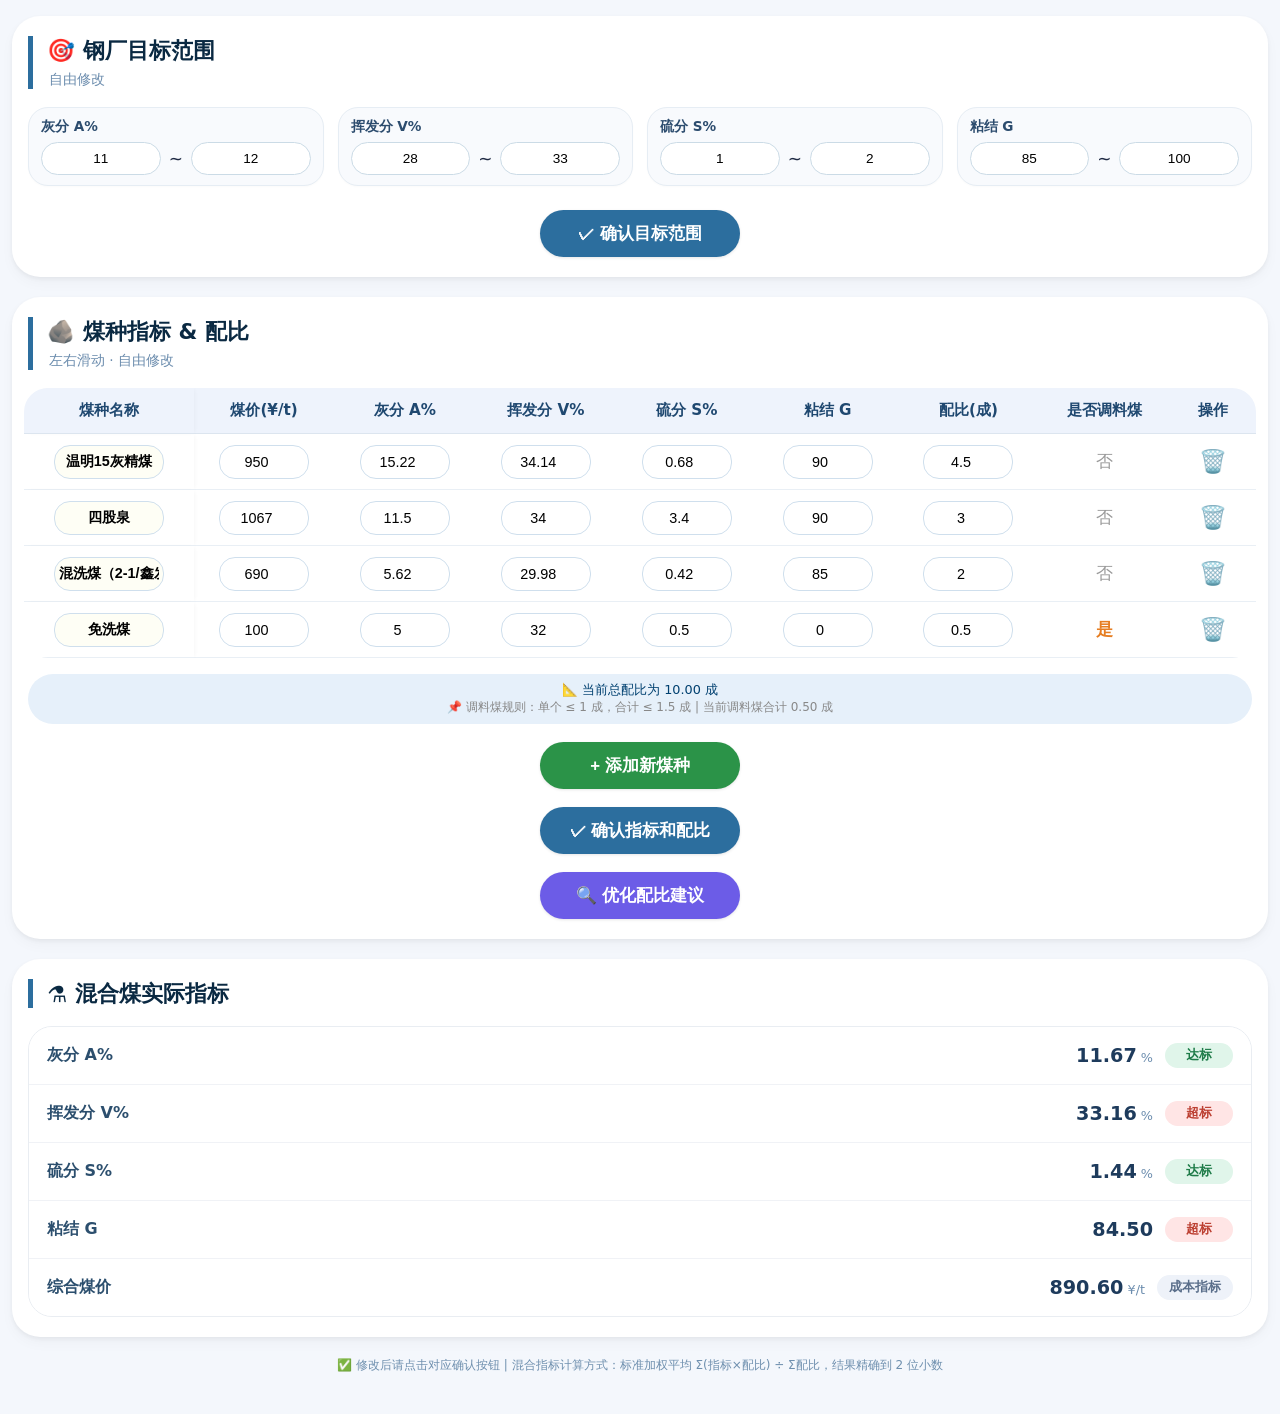
<file: index.html>
<!DOCTYPE html>
<html lang="zh-CN">
<head>
    <meta charset="UTF-8">
    <meta name="viewport" content="width=device-width, initial-scale=1.0, maximum-scale=1.0, user-scalable=yes, viewport-fit=cover">
    <title>配煤计算器</title>
    <link rel="stylesheet" href="css/style.css">
</head>
<body>
<div class="app">
    <div class="card">
        <div class="card-header">
            <div class="title-main">
                <span class="title-icon">🎯</span> 钢厂目标范围
            </div>
            <div class="title-sub">自由修改</div>
        </div>
        <div class="target-row" id="targetRangeContainer"></div>
        <div class="btn-center">
            <button class="btn-unified" id="applyTargetBtn">✓ 确认目标范围</button>
        </div>
    </div>

    <div class="card">
        <div class="card-header">
            <div class="title-main">
                <span class="title-icon">🪨</span> 煤种指标 & 配比
            </div>
            <div class="title-sub">左右滑动 · 自由修改</div>
        </div>
        <div class="table-wrapper">
            <table class="coal-table" id="coalTable">
                <thead>
                    <tr><th>煤种名称</th><th>煤价(¥/t)</th><th>灰分 A%</th><th>挥发分 V%</th><th>硫分 S%</th><th>粘结 G</th><th>配比(成)</th><th>是否调料煤</th><th>操作</th></tr>
                </thead>
                <tbody id="tableBody"></tbody>
            </table>
        </div>
        <div class="total-summary" id="totalRatioInfo">配比总和: 0.00 成 (仅供查看)</div>
        <div class="btn-center">
            <button class="btn-unified btn-green" id="addCoalBtn">+ 添加新煤种</button>
        </div>
        <div class="btn-center">
            <button class="btn-unified" id="confirmCoalBtn">✓ 确认指标和配比</button>
        </div>
        <div class="btn-center">
            <button class="btn-unified btn-optimize" id="optimizeBtn">🔍 优化配比建议</button>
        </div>
        <div id="optimizeResultContainer" style="display:none;"></div>
    </div>

    <div class="card">
        <div class="card-header">
            <div class="title-main">
                <span class="title-icon">⚗️</span> 混合煤实际指标
            </div>
        </div>
        <div class="metrics-list" id="metricsList"></div>
    </div>
    <div class="footer">✅ 修改后请点击对应确认按钮 | 混合指标计算方式：标准加权平均 Σ(指标×配比) ÷ Σ配比，结果精确到 2 位小数</div>
</div>

<script src="js/main.js"></script>
<script src="js/ui.js"></script>
<script src="js/validation.js"></script>
<script src="js/storage.js"></script>
<script src="js/optimizer.js"></script>
<script>init();</script>
</body>
</html>
</file>
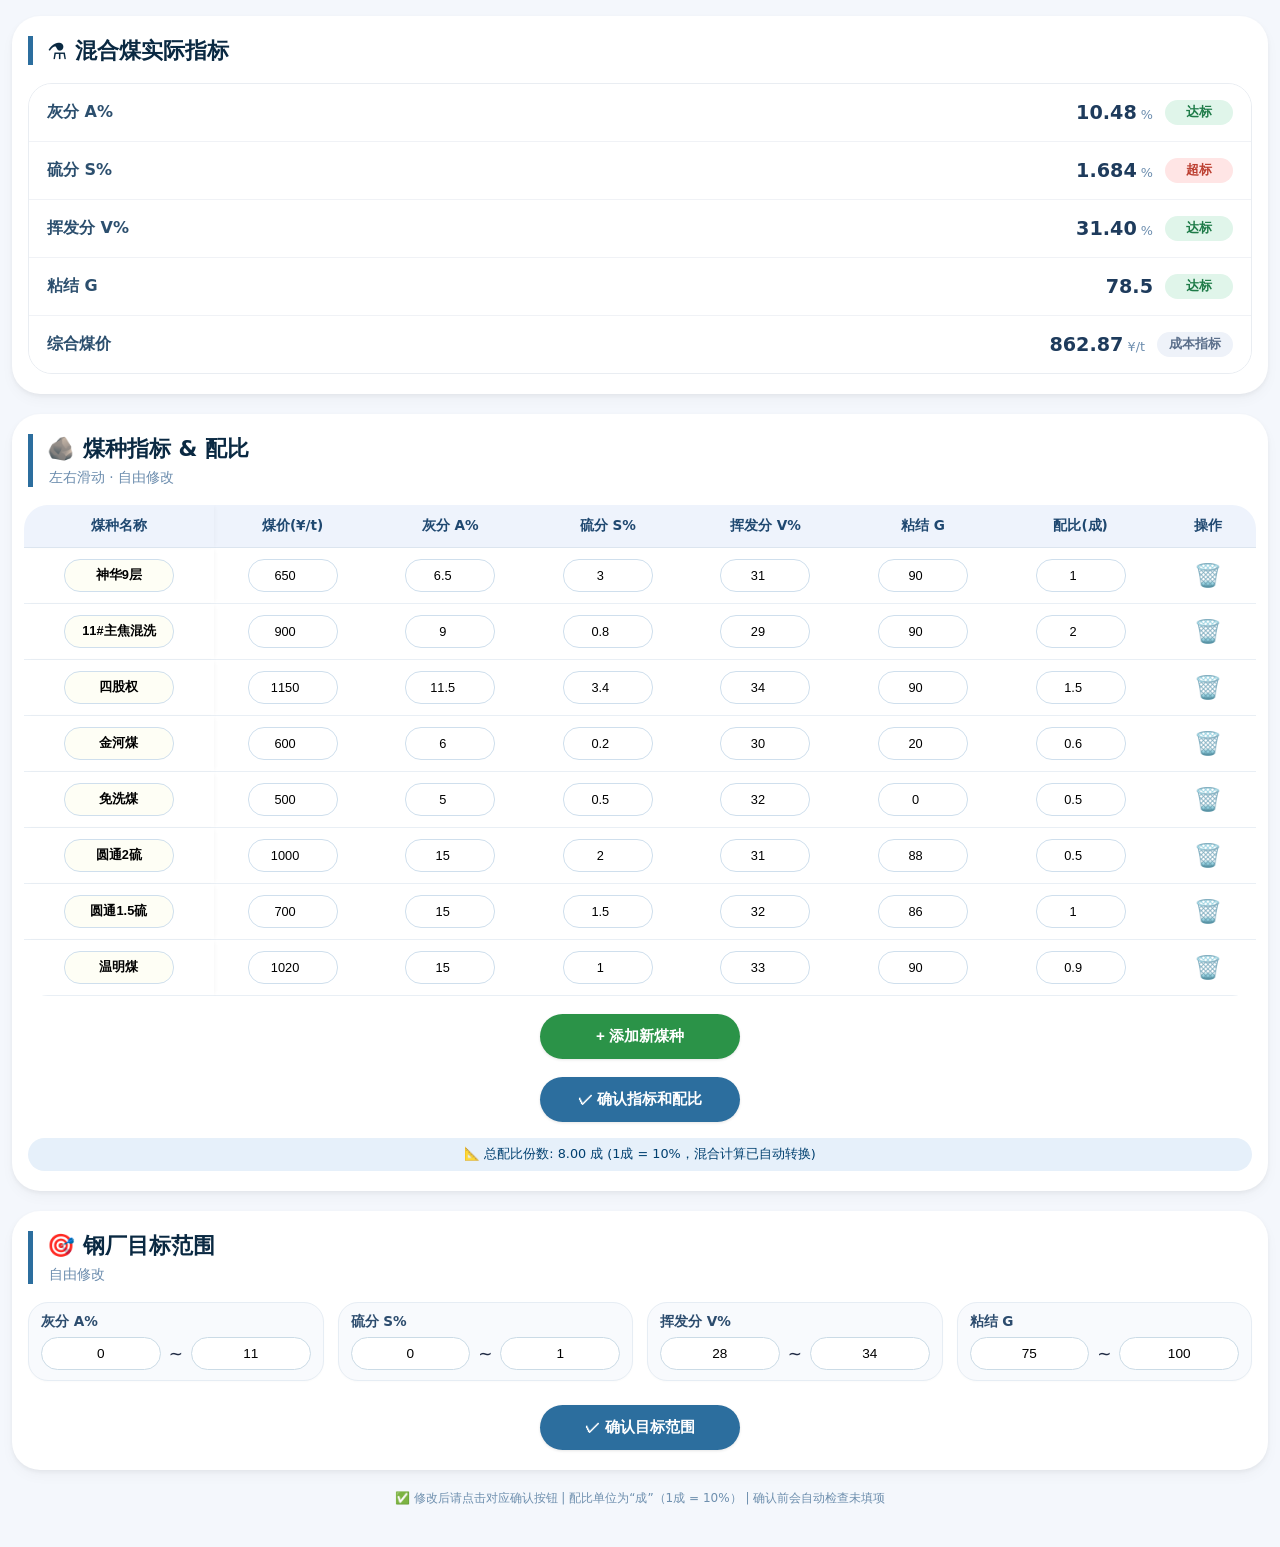
<file: coal-blending-calc_v1.10.html>
<!DOCTYPE html>
<html lang="zh-CN">
<head>
    <meta charset="UTF-8">
    <meta name="viewport" content="width=device-width, initial-scale=1.0, maximum-scale=1.0, user-scalable=yes, viewport-fit=cover">
    <title>智能配煤计算器 | 友好提示 · 字体增大</title>
    <style>
        * {
            box-sizing: border-box;
            -webkit-tap-highlight-color: transparent;
        }

        body {
            font-family: system-ui, 'Segoe UI', 'Roboto', 'Noto Sans', sans-serif;
            background: #f4f7fc;
            margin: 0;
            padding: 16px 12px 40px;
            color: #1f2a44;
            font-size: 17px;
        }

        .app {
            max-width: 100%;
            margin: 0 auto;
        }

        .card {
            background: white;
            border-radius: 28px;
            box-shadow: 0 6px 14px rgba(0, 0, 0, 0.03), 0 2px 4px rgba(0, 0, 0, 0.05);
            padding: 20px 16px;
            margin-bottom: 20px;
        }

        .card-header {
            margin-bottom: 18px;
            border-left: 5px solid #2c6e9e;
            padding-left: 14px;
        }
        .title-main {
            font-weight: 700;
            font-size: 1.35rem;
            display: flex;
            align-items: center;
            gap: 8px;
            color: #0a2942;
        }
        .title-sub {
            font-size: 0.85rem;
            font-weight: normal;
            color: #6c8dae;
            margin-top: 6px;
            margin-left: 2px;
        }
        .title-icon {
            font-size: 1.4rem;
        }

        .metrics-list {
            width: 100%;
            background: #ffffff;
            border-radius: 24px;
            overflow: hidden;
            margin-bottom: 0;
            border: 1px solid #e9edf2;
        }

        .metric-row {
            display: flex;
            justify-content: space-between;
            align-items: center;
            padding: 16px 18px;
            border-bottom: 1px solid #f0f2f6;
            background: #ffffff;
        }

        .metric-row:last-child {
            border-bottom: none;
        }

        .metric-name {
            font-size: 1rem;
            font-weight: 600;
            color: #2c4f6e;
            min-width: 90px;
        }

        .metric-value {
            font-size: 1.2rem;
            font-weight: 700;
            color: #1e3b5c;
            text-align: right;
            flex: 1;
            margin: 0 12px;
        }

        .metric-unit {
            font-size: 0.8rem;
            font-weight: normal;
            color: #6c8dae;
        }

        .status-badge {
            font-size: 0.8rem;
            font-weight: 600;
            padding: 4px 12px;
            border-radius: 40px;
            background: #f0f4f9;
            min-width: 68px;
            text-align: center;
        }

        .status-pass {
            background: #e0f5ea;
            color: #1e7b48;
        }

        .status-fail {
            background: #ffe5e5;
            color: #bc3f31;
        }

        .status-neutral {
            background: #eef2f9;
            color: #5a6e8a;
        }

        .target-row {
            display: flex;
            flex-wrap: wrap;
            gap: 14px;
            justify-content: space-between;
            margin-bottom: 24px;
        }

        .target-item {
            flex: 1;
            min-width: 120px;
            background: #f8fafd;
            border-radius: 20px;
            padding: 10px 12px;
            box-shadow: 0 1px 2px rgba(0,0,0,0.02);
            border: 1px solid #e6edf4;
        }

        .target-item label {
            font-size: 0.85rem;
            font-weight: 600;
            display: block;
            color: #2c4c6e;
            margin-bottom: 6px;
        }

        .range-input {
            display: flex;
            gap: 8px;
            align-items: center;
        }

        .range-input input {
            width: 45%;
            border: 1px solid #cbdbe6;
            border-radius: 20px;
            padding: 8px 8px;
            font-size: 0.85rem;
            text-align: center;
            background: white;
            -moz-appearance: textfield;
        }
        .range-input input::-webkit-outer-spin-button,
        .range-input input::-webkit-inner-spin-button {
            -webkit-appearance: none;
            margin: 0;
        }

        .btn-unified {
            border: none;
            padding: 12px 24px;
            border-radius: 60px;
            font-weight: 600;
            font-size: 0.95rem;
            cursor: pointer;
            transition: 0.2s;
            display: inline-block;
            text-align: center;
            box-shadow: 0 1px 3px rgba(0,0,0,0.1);
            background: #2c6e9e;
            color: white;
            min-width: 200px;
        }
        .btn-unified:active {
            transform: scale(0.97);
        }
        .btn-green {
            background: #2b9348;
        }
        .btn-green:active {
            background: #1e7a3b;
        }
        .btn-center {
            text-align: center;
            margin-top: 18px;
        }

        .table-wrapper {
            overflow-x: auto;
            margin: 0 -4px;
            border-radius: 24px;
        }

        .coal-table {
            min-width: 860px;
            width: 100%;
            border-collapse: separate;
            border-spacing: 0;
            font-size: 0.85rem;
            background: white;
        }

        .coal-table th {
            background: #eef3fc;
            padding: 12px 8px;
            font-weight: 700;
            color: #1f4870;
            text-align: center;
            border-bottom: 1.5px solid #dce5ef;
            white-space: nowrap;
            font-size: 0.85rem;
        }

        .coal-table td {
            padding: 10px 4px;
            text-align: center;
            border-bottom: 1px solid #e9eff5;
            vertical-align: middle;
            background-color: white;
        }

        .coal-table th:first-child,
        .coal-table td:first-child {
            position: sticky;
            left: 0;
            background-color: white;
            z-index: 10;
            box-shadow: 2px 0 5px -2px rgba(0, 0, 0, 0.05);
        }
        .coal-table th:first-child {
            background-color: #eef3fc;
            z-index: 11;
        }

        .coal-table input, .coal-table .name-input {
            width: 90px;
            padding: 8px 4px;
            text-align: center;
            border: 1px solid #cfdfed;
            border-radius: 16px;
            font-size: 0.8rem;
            font-weight: 500;
            background: #ffffff;
        }

        .coal-table .name-input {
            width: 110px;
            font-weight: 600;
            background: #fefef5;
        }

        .coal-table input:focus {
            outline: none;
            border-color: #3b82f6;
            box-shadow: 0 0 0 2px rgba(59,130,246,0.2);
        }

        .delete-btn {
            background: none;
            border: none;
            font-size: 1.4rem;
            cursor: pointer;
            color: #e16a5c;
            padding: 4px 12px;
            border-radius: 40px;
            font-weight: bold;
        }
        .delete-btn:active { background: #fff0ee; }

        .total-summary {
            margin-top: 16px;
            background: #e6f0fa;
            padding: 8px 12px;
            border-radius: 50px;
            font-size: 0.8rem;
            font-weight: 500;
            text-align: center;
            color: #004070;
        }

        .footer {
            text-align: center;
            font-size: 0.75rem;
            color: #6e8fae;
            margin-top: 16px;
        }

        @media (max-width: 560px) {
            .metric-row { padding: 12px 12px; }
            .metric-name { font-size: 0.9rem; min-width: 75px; }
            .metric-value { font-size: 1rem; }
            .coal-table input, .coal-table .name-input { width: 75px; font-size: 0.75rem; padding: 6px 2px; }
            .btn-unified { padding: 10px 16px; font-size: 0.85rem; min-width: 160px; }
        }
    </style>
</head>
<body>
<div class="app">
    <!-- 模块1：混合煤实际指标 -->
    <div class="card">
        <div class="card-header">
            <div class="title-main">
                <span class="title-icon">⚗️</span> 混合煤实际指标
            </div>
        </div>
        <div class="metrics-list" id="metricsList"></div>
    </div>

    <!-- 模块2：煤种指标 & 配比 -->
    <div class="card">
        <div class="card-header">
            <div class="title-main">
                <span class="title-icon">🪨</span> 煤种指标 & 配比
            </div>
            <div class="title-sub">左右滑动 · 自由修改</div>
        </div>
        <div class="table-wrapper">
            <table class="coal-table" id="coalTable">
                <thead>
                    <tr><th>煤种名称</th><th>煤价(¥/t)</th><th>灰分 A%</th><th>硫分 S%</th><th>挥发分 V%</th><th>粘结 G</th><th>配比(成)</th><th>操作</th></tr>
                </thead>
                <tbody id="tableBody"></tbody>
            </table>
        </div>
        <div class="btn-center">
            <button class="btn-unified btn-green" id="addCoalBtn">+ 添加新煤种</button>
        </div>
        <div class="btn-center">
            <button class="btn-unified" id="confirmCoalBtn">✓ 确认指标和配比</button>
        </div>
        <div class="total-summary" id="totalRatioInfo">总配比份数: 0.00 成</div>
    </div>

    <!-- 模块3：钢厂目标范围 -->
    <div class="card">
        <div class="card-header">
            <div class="title-main">
                <span class="title-icon">🎯</span> 钢厂目标范围
            </div>
            <div class="title-sub">自由修改</div>
        </div>
        <div class="target-row" id="targetRangeContainer"></div>
        <div class="btn-center">
            <button class="btn-unified" id="applyTargetBtn">✓ 确认目标范围</button>
        </div>
    </div>
    <div class="footer">✅ 修改后请点击对应确认按钮 | 配比单位为“成”（1成 = 10%） | 确认前会自动检查未填项</div>
</div>

<script>
    // ---------- 默认煤种数据（配比单位：成）----------
    const DEFAULT_COALS = [
        { name: "神华9层", price: 650, ash: 6.5, sulfur: 3.0, volatile: 31, glue: 90, ratio: 1.0 },
        { name: "11#主焦混洗", price: 900, ash: 9.0, sulfur: 0.8, volatile: 29, glue: 90, ratio: 2.0 },
        { name: "四股权", price: 1150, ash: 11.5, sulfur: 3.4, volatile: 34, glue: 90, ratio: 1.5 },
        { name: "金河煤", price: 600, ash: 6.0, sulfur: 0.2, volatile: 30, glue: 20, ratio: 0.6 },
        { name: "免洗煤", price: 500, ash: 5.0, sulfur: 0.5, volatile: 32, glue: 0, ratio: 0.5 },
        { name: "圆通2硫", price: 1000, ash: 15.0, sulfur: 2.0, volatile: 31, glue: 88, ratio: 0.5 },
        { name: "圆通1.5硫", price: 700, ash: 15.0, sulfur: 1.5, volatile: 32, glue: 86, ratio: 1.0 },
        { name: "温明煤", price: 1020, ash: 15.0, sulfur: 1.0, volatile: 33, glue: 90, ratio: 0.9 }
    ];

    let coals = [];

    let targetBounds = {
        ash: { min: 0, max: 11.0 },
        sulfur: { min: 0, max: 1.0 },
        volatile: { min: 28, max: 34 },
        glue: { min: 75, max: 100 }
    };

    function getDefaultCoals() {
        return DEFAULT_COALS.map(c => ({ ...c, ratio: c.ratio }));
    }

    function initCoals() {
        coals = getDefaultCoals();
    }

    function createNumberInput(initialVal, minVal, maxVal, step, onUpdate) {
        const input = document.createElement('input');
        input.type = 'number';
        input.value = initialVal;
        input.step = step;
        if (minVal !== undefined) input.min = minVal;
        if (maxVal !== undefined) input.max = maxVal;
        input.addEventListener('change', function(e) {
            let newVal = parseFloat(e.target.value);
            if (isNaN(newVal)) newVal = 0;
            if (newVal < minVal) newVal = minVal;
            if (newVal > maxVal) newVal = maxVal;
            onUpdate(newVal);
        });
        return input;
    }

    function renderTable() {
        const tbody = document.getElementById('tableBody');
        tbody.innerHTML = '';
        coals.forEach((coal, idx) => {
            const row = tbody.insertRow();
            const nameCell = row.insertCell(0);
            const nameInput = document.createElement('input');
            nameInput.type = 'text';
            nameInput.value = coal.name;
            nameInput.className = 'name-input';
            nameInput.addEventListener('change', (e) => { coals[idx].name = e.target.value; });
            nameCell.appendChild(nameInput);

            const priceCell = row.insertCell(1);
            const priceInput = createNumberInput(coal.price, 0, 9999, 0.1, (val) => { coals[idx].price = val; });
            priceCell.appendChild(priceInput);

            const ashCell = row.insertCell(2);
            const ashInput = createNumberInput(coal.ash, 0, 60, 0.1, (val) => { coals[idx].ash = val; });
            ashCell.appendChild(ashInput);

            const sulfurCell = row.insertCell(3);
            const sulfurInput = createNumberInput(coal.sulfur, 0, 10, 0.01, (val) => { coals[idx].sulfur = val; });
            sulfurCell.appendChild(sulfurInput);

            const volCell = row.insertCell(4);
            const volInput = createNumberInput(coal.volatile, 0, 60, 0.1, (val) => { coals[idx].volatile = val; });
            volCell.appendChild(volInput);

            const glueCell = row.insertCell(5);
            const glueInput = createNumberInput(coal.glue, 0, 120, 1, (val) => { coals[idx].glue = val; });
            glueCell.appendChild(glueInput);

            const ratioCell = row.insertCell(6);
            const ratioInput = createNumberInput(coal.ratio, 0, 999, 0.1, (val) => { coals[idx].ratio = val; });
            ratioCell.appendChild(ratioInput);

            const delCell = row.insertCell(7);
            const delBtn = document.createElement('button');
            delBtn.textContent = '🗑️';
            delBtn.className = 'delete-btn';
            delBtn.addEventListener('click', () => {
                if (coals.length === 1) { alert("至少保留一个煤种"); return; }
                coals.splice(idx, 1);
                renderTable();
                refreshAndNotify('已删除煤种，计算已更新', false);
            });
            delCell.appendChild(delBtn);
        });
        updateTotalRatioDisplay();
    }

    function updateTotalRatioDisplay() {
        let total = coals.reduce((sum, c) => sum + (c.ratio > 0 ? c.ratio : 0), 0);
        document.getElementById('totalRatioInfo').innerHTML = `📐 总配比份数: ${total.toFixed(2)} 成  (1成 = 10%，混合计算已自动转换)`;
    }

    function calculateWeightedAverage() {
        let totalWeight = 0;
        let sumAsh = 0, sumSulfur = 0, sumVolatile = 0, sumGlue = 0, sumPrice = 0;
        for (let c of coals) {
            let ratioCheng = c.ratio > 0 ? c.ratio : 0;
            if (ratioCheng === 0) continue;
            let weight = ratioCheng * 0.1;
            totalWeight += weight;
            sumAsh += c.ash * weight;
            sumSulfur += c.sulfur * weight;
            sumVolatile += c.volatile * weight;
            sumGlue += c.glue * weight;
            sumPrice += c.price * weight;
        }
        if (totalWeight === 0) {
            return { ash: 0, sulfur: 0, volatile: 0, glue: 0, price: 0, totalWeight: 0 };
        }
        return {
            ash: sumAsh / totalWeight,
            sulfur: sumSulfur / totalWeight,
            volatile: sumVolatile / totalWeight,
            glue: sumGlue / totalWeight,
            price: sumPrice / totalWeight,
            totalWeight: totalWeight
        };
    }

    function checkStatus(value, type) {
        let bounds = targetBounds[type];
        if (!bounds) return false;
        return value >= bounds.min && value <= bounds.max;
    }

    function updateResultUI(avg) {
        const container = document.getElementById('metricsList');
        if (!container) return;
        const items = [
            { label: '灰分 A%', key: 'ash', unit: '%', precision: 2, type: 'ash' },
            { label: '硫分 S%', key: 'sulfur', unit: '%', precision: 3, type: 'sulfur' },
            { label: '挥发分 V%', key: 'volatile', unit: '%', precision: 2, type: 'volatile' },
            { label: '粘结 G', key: 'glue', unit: '', precision: 1, type: 'glue' },
            { label: '综合煤价', key: 'price', unit: '¥/t', precision: 2, type: null }
        ];
        container.innerHTML = '';
        items.forEach(item => {
            let rawVal = avg[item.key];
            let displayVal = rawVal.toFixed(item.precision);
            let valueHtml = `${displayVal}<span class="metric-unit"> ${item.unit}</span>`;
            let statusHtml = '';
            if (item.type) {
                const isPass = checkStatus(rawVal, item.type);
                const statusText = isPass ? '达标' : '超标';
                const statusClass = isPass ? 'status-pass' : 'status-fail';
                statusHtml = `<div class="status-badge ${statusClass}">${statusText}</div>`;
            } else {
                statusHtml = `<div class="status-badge status-neutral">成本指标</div>`;
            }
            const rowDiv = document.createElement('div');
            rowDiv.className = 'metric-row';
            rowDiv.innerHTML = `
                <div class="metric-name">${item.label}</div>
                <div class="metric-value">${valueHtml}</div>
                ${statusHtml}
            `;
            container.appendChild(rowDiv);
        });
    }

    function fetchTargetBoundsFromInputs() {
        const ashMin = document.getElementById('target_ash_min')?.value;
        const ashMax = document.getElementById('target_ash_max')?.value;
        const sulfurMin = document.getElementById('target_sulfur_min')?.value;
        const sulfurMax = document.getElementById('target_sulfur_max')?.value;
        const volMin = document.getElementById('target_volatile_min')?.value;
        const volMax = document.getElementById('target_volatile_max')?.value;
        const glueMin = document.getElementById('target_glue_min')?.value;
        const glueMax = document.getElementById('target_glue_max')?.value;
        
        if (ashMin !== undefined) targetBounds.ash.min = parseFloat(ashMin) || 0;
        if (ashMax !== undefined) targetBounds.ash.max = parseFloat(ashMax) || 20;
        if (sulfurMin !== undefined) targetBounds.sulfur.min = parseFloat(sulfurMin) || 0;
        if (sulfurMax !== undefined) targetBounds.sulfur.max = parseFloat(sulfurMax) || 5;
        if (volMin !== undefined) targetBounds.volatile.min = parseFloat(volMin) || 0;
        if (volMax !== undefined) targetBounds.volatile.max = parseFloat(volMax) || 50;
        if (glueMin !== undefined) targetBounds.glue.min = parseFloat(glueMin) || 0;
        if (glueMax !== undefined) targetBounds.glue.max = parseFloat(glueMax) || 120;
    }

    function refreshAndNotify(message, skipConfirm = false) {
        fetchTargetBoundsFromInputs();
        const avg = calculateWeightedAverage();
        updateResultUI(avg);
        updateTotalRatioDisplay();
        if (!skipConfirm) alert(message);
    }

    // ---------- 友好提示：煤种表格缺失检查 ----------
    function checkCoalTableCompleteness() {
        const missing = [];
        const rows = document.querySelectorAll('#tableBody tr');
        for (let i = 0; i < rows.length; i++) {
            const row = rows[i];
            const nameInput = row.cells[0]?.querySelector('input');
            const coalName = nameInput ? nameInput.value.trim() : `第${i+1}行`;
            if (!nameInput || nameInput.value.trim() === "") {
                missing.push(`${coalName}的煤种名称`);
                continue; // 名称缺失时不再检查该行其他字段，避免重复提示
            }
            const priceInput = row.cells[1]?.querySelector('input');
            const ashInput = row.cells[2]?.querySelector('input');
            const sulfurInput = row.cells[3]?.querySelector('input');
            const volatileInput = row.cells[4]?.querySelector('input');
            const glueInput = row.cells[5]?.querySelector('input');
            const ratioInput = row.cells[6]?.querySelector('input');
            
            if (!priceInput || priceInput.value === "" || isNaN(parseFloat(priceInput.value))) missing.push(`${coalName}的煤价`);
            if (!ashInput || ashInput.value === "" || isNaN(parseFloat(ashInput.value))) missing.push(`${coalName}的灰分`);
            if (!sulfurInput || sulfurInput.value === "" || isNaN(parseFloat(sulfurInput.value))) missing.push(`${coalName}的硫分`);
            if (!volatileInput || volatileInput.value === "" || isNaN(parseFloat(volatileInput.value))) missing.push(`${coalName}的挥发分`);
            if (!glueInput || glueInput.value === "" || isNaN(parseFloat(glueInput.value))) missing.push(`${coalName}的粘结`);
            if (!ratioInput || ratioInput.value === "" || isNaN(parseFloat(ratioInput.value))) missing.push(`${coalName}的配比`);
        }
        return missing;
    }

    // 目标范围缺失检查（中文友好）
    function checkTargetCompleteness() {
        const missing = [];
        const mapping = [
            { id: 'target_ash_min', name: '灰分的下限' },
            { id: 'target_ash_max', name: '灰分的上限' },
            { id: 'target_sulfur_min', name: '硫分的下限' },
            { id: 'target_sulfur_max', name: '硫分的上限' },
            { id: 'target_volatile_min', name: '挥发分的下限' },
            { id: 'target_volatile_max', name: '挥发分的上限' },
            { id: 'target_glue_min', name: '粘结的下限' },
            { id: 'target_glue_max', name: '粘结的上限' }
        ];
        for (let item of mapping) {
            const input = document.getElementById(item.id);
            if (!input || input.value === "" || isNaN(parseFloat(input.value))) {
                missing.push(item.name);
            }
        }
        return missing;
    }

    // 带友好提示的确认刷新
    function confirmAndRefresh(checkFunc, successMsg, refreshAction) {
        const missing = checkFunc();
        if (missing.length > 0) {
            const msg = "以下数值未填写：\n" + missing.join("\n") + "\n\n是否仍继续计算？";
            if (confirm(msg)) {
                refreshAction();
                alert(successMsg);
            }
            // 用户选择返回填写，不执行任何计算
        } else {
            refreshAction();
            alert(successMsg);
        }
    }

    function renderTargetInputs() {
        const container = document.getElementById('targetRangeContainer');
        if (!container) return;
        const configs = [
            { id: 'ash', label: '灰分 A%', minVal: targetBounds.ash.min, maxVal: targetBounds.ash.max },
            { id: 'sulfur', label: '硫分 S%', minVal: targetBounds.sulfur.min, maxVal: targetBounds.sulfur.max },
            { id: 'volatile', label: '挥发分 V%', minVal: targetBounds.volatile.min, maxVal: targetBounds.volatile.max },
            { id: 'glue', label: '粘结 G', minVal: targetBounds.glue.min, maxVal: targetBounds.glue.max }
        ];
        container.innerHTML = '';
        configs.forEach(cfg => {
            const div = document.createElement('div');
            div.className = 'target-item';
            div.innerHTML = `
                <label>${cfg.label}</label>
                <div class="range-input">
                    <input type="number" id="target_${cfg.id}_min" value="${cfg.minVal}" step="0.1" placeholder="下限">
                    <span>~</span>
                    <input type="number" id="target_${cfg.id}_max" value="${cfg.maxVal}" step="0.1" placeholder="上限">
                </div>
            `;
            container.appendChild(div);
        });
    }

    function addCoalManually() {
        const name = prompt("请输入煤种名称：", "新煤种");
        if (name === null) return;
        const priceInput = prompt("请输入煤价 (¥/t)：", "800");
        if (priceInput === null) return;
        const ashInput = prompt("请输入灰分 A%：", "10");
        if (ashInput === null) return;
        const sulfurInput = prompt("请输入硫分 S%：", "0.8");
        if (sulfurInput === null) return;
        const volatileInput = prompt("请输入挥发分 V%：", "30");
        if (volatileInput === null) return;
        const glueInput = prompt("请输入粘结 G：", "70");
        if (glueInput === null) return;
        const ratioInput = prompt("请输入配比（成）：", "0.5");
        if (ratioInput === null) return;

        const price = parseFloat(priceInput);
        const ash = parseFloat(ashInput);
        const sulfur = parseFloat(sulfurInput);
        const volatileVal = parseFloat(volatileInput);
        const glue = parseFloat(glueInput);
        const ratio = parseFloat(ratioInput);

        if (isNaN(price) || isNaN(ash) || isNaN(sulfur) || isNaN(volatileVal) || isNaN(glue) || isNaN(ratio)) {
            alert("输入无效，请确保所有数值正确填写。");
            return;
        }

        coals.push({
            name: name.trim(),
            price: price,
            ash: ash,
            sulfur: sulfur,
            volatile: volatileVal,
            glue: glue,
            ratio: ratio
        });
        renderTable();
        refreshAndNotify('✅ 已添加新煤种，计算已更新', true);
    }

    function bindEvents() {
        document.getElementById('addCoalBtn').addEventListener('click', addCoalManually);
        
        document.getElementById('confirmCoalBtn').addEventListener('click', () => {
            confirmAndRefresh(
                checkCoalTableCompleteness,
                '✅ 指标和配比已确认，计算结果已更新',
                () => {
                    // 同步表格最新数据到 coals 数组
                    const rows = document.querySelectorAll('#tableBody tr');
                    for (let i = 0; i < rows.length && i < coals.length; i++) {
                        const row = rows[i];
                        coals[i].name = row.cells[0].querySelector('input').value.trim();
                        coals[i].price = parseFloat(row.cells[1].querySelector('input').value);
                        coals[i].ash = parseFloat(row.cells[2].querySelector('input').value);
                        coals[i].sulfur = parseFloat(row.cells[3].querySelector('input').value);
                        coals[i].volatile = parseFloat(row.cells[4].querySelector('input').value);
                        coals[i].glue = parseFloat(row.cells[5].querySelector('input').value);
                        coals[i].ratio = parseFloat(row.cells[6].querySelector('input').value);
                    }
                    refreshAndNotify('', true);
                }
            );
        });
        
        document.getElementById('applyTargetBtn').addEventListener('click', () => {
            confirmAndRefresh(
                checkTargetCompleteness,
                '✅ 目标范围已应用，计算结果已更新',
                () => {
                    refreshAndNotify('', true);
                }
            );
        });
    }

    function init() {
        initCoals();
        renderTargetInputs();
        renderTable();
        bindEvents();
        fetchTargetBoundsFromInputs();
        const avg = calculateWeightedAverage();
        updateResultUI(avg);
        updateTotalRatioDisplay();
    }

    init();
</script>
</body>
</html>
</file>
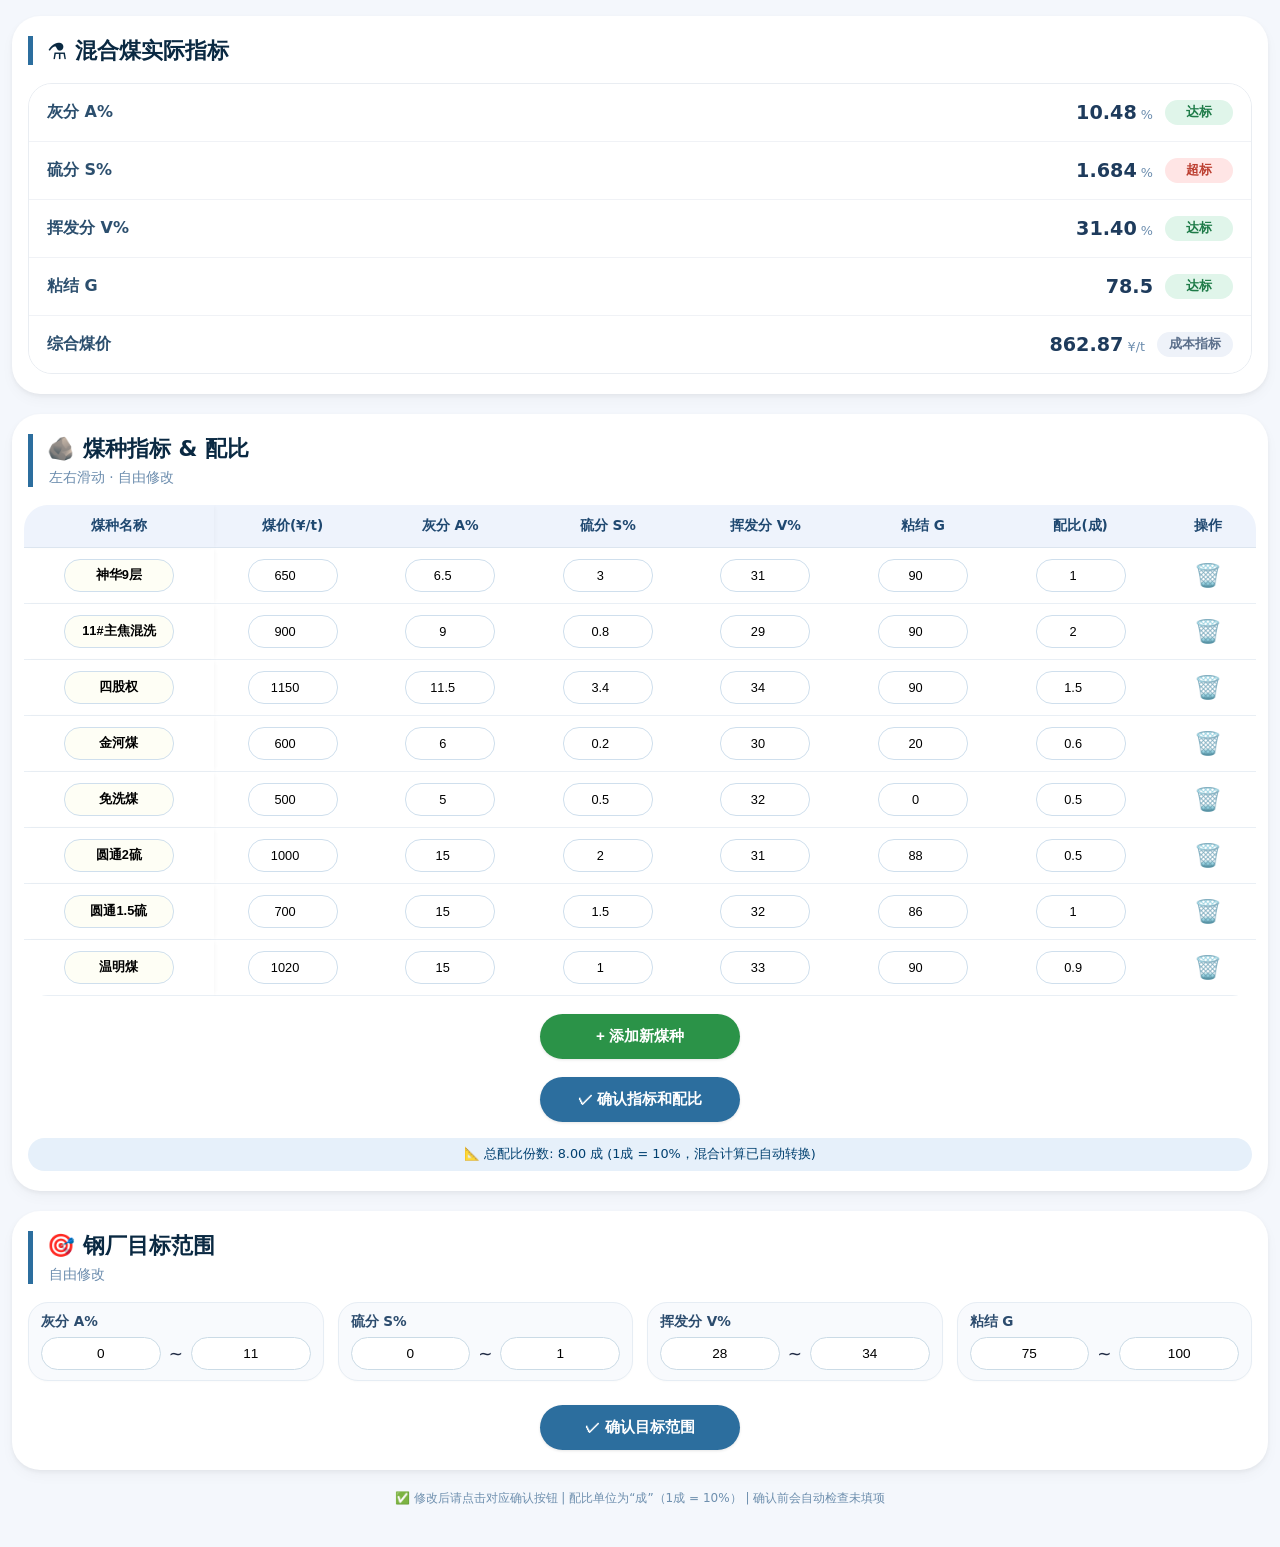
<file: 智能配煤计算器v1.10-lx.html>
<!DOCTYPE html>
<html lang="zh-CN">
<head>
    <meta charset="UTF-8">
    <meta name="viewport" content="width=device-width, initial-scale=1.0, maximum-scale=1.0, user-scalable=yes, viewport-fit=cover">
    <title>智能配煤计算器 | 友好提示 · 字体增大</title>
    <style>
        * {
            box-sizing: border-box;
            -webkit-tap-highlight-color: transparent;
        }

        body {
            font-family: system-ui, 'Segoe UI', 'Roboto', 'Noto Sans', sans-serif;
            background: #f4f7fc;
            margin: 0;
            padding: 16px 12px 40px;
            color: #1f2a44;
            font-size: 17px;
        }

        .app {
            max-width: 100%;
            margin: 0 auto;
        }

        .card {
            background: white;
            border-radius: 28px;
            box-shadow: 0 6px 14px rgba(0, 0, 0, 0.03), 0 2px 4px rgba(0, 0, 0, 0.05);
            padding: 20px 16px;
            margin-bottom: 20px;
        }

        .card-header {
            margin-bottom: 18px;
            border-left: 5px solid #2c6e9e;
            padding-left: 14px;
        }
        .title-main {
            font-weight: 700;
            font-size: 1.35rem;
            display: flex;
            align-items: center;
            gap: 8px;
            color: #0a2942;
        }
        .title-sub {
            font-size: 0.85rem;
            font-weight: normal;
            color: #6c8dae;
            margin-top: 6px;
            margin-left: 2px;
        }
        .title-icon {
            font-size: 1.4rem;
        }

        .metrics-list {
            width: 100%;
            background: #ffffff;
            border-radius: 24px;
            overflow: hidden;
            margin-bottom: 0;
            border: 1px solid #e9edf2;
        }

        .metric-row {
            display: flex;
            justify-content: space-between;
            align-items: center;
            padding: 16px 18px;
            border-bottom: 1px solid #f0f2f6;
            background: #ffffff;
        }

        .metric-row:last-child {
            border-bottom: none;
        }

        .metric-name {
            font-size: 1rem;
            font-weight: 600;
            color: #2c4f6e;
            min-width: 90px;
        }

        .metric-value {
            font-size: 1.2rem;
            font-weight: 700;
            color: #1e3b5c;
            text-align: right;
            flex: 1;
            margin: 0 12px;
        }

        .metric-unit {
            font-size: 0.8rem;
            font-weight: normal;
            color: #6c8dae;
        }

        .status-badge {
            font-size: 0.8rem;
            font-weight: 600;
            padding: 4px 12px;
            border-radius: 40px;
            background: #f0f4f9;
            min-width: 68px;
            text-align: center;
        }

        .status-pass {
            background: #e0f5ea;
            color: #1e7b48;
        }

        .status-fail {
            background: #ffe5e5;
            color: #bc3f31;
        }

        .status-neutral {
            background: #eef2f9;
            color: #5a6e8a;
        }

        .target-row {
            display: flex;
            flex-wrap: wrap;
            gap: 14px;
            justify-content: space-between;
            margin-bottom: 24px;
        }

        .target-item {
            flex: 1;
            min-width: 120px;
            background: #f8fafd;
            border-radius: 20px;
            padding: 10px 12px;
            box-shadow: 0 1px 2px rgba(0,0,0,0.02);
            border: 1px solid #e6edf4;
        }

        .target-item label {
            font-size: 0.85rem;
            font-weight: 600;
            display: block;
            color: #2c4c6e;
            margin-bottom: 6px;
        }

        .range-input {
            display: flex;
            gap: 8px;
            align-items: center;
        }

        .range-input input {
            width: 45%;
            border: 1px solid #cbdbe6;
            border-radius: 20px;
            padding: 8px 8px;
            font-size: 0.85rem;
            text-align: center;
            background: white;
            -moz-appearance: textfield;
        }
        .range-input input::-webkit-outer-spin-button,
        .range-input input::-webkit-inner-spin-button {
            -webkit-appearance: none;
            margin: 0;
        }

        .btn-unified {
            border: none;
            padding: 12px 24px;
            border-radius: 60px;
            font-weight: 600;
            font-size: 0.95rem;
            cursor: pointer;
            transition: 0.2s;
            display: inline-block;
            text-align: center;
            box-shadow: 0 1px 3px rgba(0,0,0,0.1);
            background: #2c6e9e;
            color: white;
            min-width: 200px;
        }
        .btn-unified:active {
            transform: scale(0.97);
        }
        .btn-green {
            background: #2b9348;
        }
        .btn-green:active {
            background: #1e7a3b;
        }
        .btn-center {
            text-align: center;
            margin-top: 18px;
        }

        .table-wrapper {
            overflow-x: auto;
            margin: 0 -4px;
            border-radius: 24px;
        }

        .coal-table {
            min-width: 860px;
            width: 100%;
            border-collapse: separate;
            border-spacing: 0;
            font-size: 0.85rem;
            background: white;
        }

        .coal-table th {
            background: #eef3fc;
            padding: 12px 8px;
            font-weight: 700;
            color: #1f4870;
            text-align: center;
            border-bottom: 1.5px solid #dce5ef;
            white-space: nowrap;
            font-size: 0.85rem;
        }

        .coal-table td {
            padding: 10px 4px;
            text-align: center;
            border-bottom: 1px solid #e9eff5;
            vertical-align: middle;
            background-color: white;
        }

        .coal-table th:first-child,
        .coal-table td:first-child {
            position: sticky;
            left: 0;
            background-color: white;
            z-index: 10;
            box-shadow: 2px 0 5px -2px rgba(0, 0, 0, 0.05);
        }
        .coal-table th:first-child {
            background-color: #eef3fc;
            z-index: 11;
        }

        .coal-table input, .coal-table .name-input {
            width: 90px;
            padding: 8px 4px;
            text-align: center;
            border: 1px solid #cfdfed;
            border-radius: 16px;
            font-size: 0.8rem;
            font-weight: 500;
            background: #ffffff;
        }

        .coal-table .name-input {
            width: 110px;
            font-weight: 600;
            background: #fefef5;
        }

        .coal-table input:focus {
            outline: none;
            border-color: #3b82f6;
            box-shadow: 0 0 0 2px rgba(59,130,246,0.2);
        }

        .delete-btn {
            background: none;
            border: none;
            font-size: 1.4rem;
            cursor: pointer;
            color: #e16a5c;
            padding: 4px 12px;
            border-radius: 40px;
            font-weight: bold;
        }
        .delete-btn:active { background: #fff0ee; }

        .total-summary {
            margin-top: 16px;
            background: #e6f0fa;
            padding: 8px 12px;
            border-radius: 50px;
            font-size: 0.8rem;
            font-weight: 500;
            text-align: center;
            color: #004070;
        }

        .footer {
            text-align: center;
            font-size: 0.75rem;
            color: #6e8fae;
            margin-top: 16px;
        }

        @media (max-width: 560px) {
            .metric-row { padding: 12px 12px; }
            .metric-name { font-size: 0.9rem; min-width: 75px; }
            .metric-value { font-size: 1rem; }
            .coal-table input, .coal-table .name-input { width: 75px; font-size: 0.75rem; padding: 6px 2px; }
            .btn-unified { padding: 10px 16px; font-size: 0.85rem; min-width: 160px; }
        }
    </style>
</head>
<body>
<div class="app">
    <!-- 模块1：混合煤实际指标 -->
    <div class="card">
        <div class="card-header">
            <div class="title-main">
                <span class="title-icon">⚗️</span> 混合煤实际指标
            </div>
        </div>
        <div class="metrics-list" id="metricsList"></div>
    </div>

    <!-- 模块2：煤种指标 & 配比 -->
    <div class="card">
        <div class="card-header">
            <div class="title-main">
                <span class="title-icon">🪨</span> 煤种指标 & 配比
            </div>
            <div class="title-sub">左右滑动 · 自由修改</div>
        </div>
        <div class="table-wrapper">
            <table class="coal-table" id="coalTable">
                <thead>
                    <tr><th>煤种名称</th><th>煤价(¥/t)</th><th>灰分 A%</th><th>硫分 S%</th><th>挥发分 V%</th><th>粘结 G</th><th>配比(成)</th><th>操作</th></tr>
                </thead>
                <tbody id="tableBody"></tbody>
            </table>
        </div>
        <div class="btn-center">
            <button class="btn-unified btn-green" id="addCoalBtn">+ 添加新煤种</button>
        </div>
        <div class="btn-center">
            <button class="btn-unified" id="confirmCoalBtn">✓ 确认指标和配比</button>
        </div>
        <div class="total-summary" id="totalRatioInfo">总配比份数: 0.00 成</div>
    </div>

    <!-- 模块3：钢厂目标范围 -->
    <div class="card">
        <div class="card-header">
            <div class="title-main">
                <span class="title-icon">🎯</span> 钢厂目标范围
            </div>
            <div class="title-sub">自由修改</div>
        </div>
        <div class="target-row" id="targetRangeContainer"></div>
        <div class="btn-center">
            <button class="btn-unified" id="applyTargetBtn">✓ 确认目标范围</button>
        </div>
    </div>
    <div class="footer">✅ 修改后请点击对应确认按钮 | 配比单位为“成”（1成 = 10%） | 确认前会自动检查未填项</div>
</div>

<script>
    // ---------- 默认煤种数据（配比单位：成）----------
    const DEFAULT_COALS = [
        { name: "神华9层", price: 650, ash: 6.5, sulfur: 3.0, volatile: 31, glue: 90, ratio: 1.0 },
        { name: "11#主焦混洗", price: 900, ash: 9.0, sulfur: 0.8, volatile: 29, glue: 90, ratio: 2.0 },
        { name: "四股权", price: 1150, ash: 11.5, sulfur: 3.4, volatile: 34, glue: 90, ratio: 1.5 },
        { name: "金河煤", price: 600, ash: 6.0, sulfur: 0.2, volatile: 30, glue: 20, ratio: 0.6 },
        { name: "免洗煤", price: 500, ash: 5.0, sulfur: 0.5, volatile: 32, glue: 0, ratio: 0.5 },
        { name: "圆通2硫", price: 1000, ash: 15.0, sulfur: 2.0, volatile: 31, glue: 88, ratio: 0.5 },
        { name: "圆通1.5硫", price: 700, ash: 15.0, sulfur: 1.5, volatile: 32, glue: 86, ratio: 1.0 },
        { name: "温明煤", price: 1020, ash: 15.0, sulfur: 1.0, volatile: 33, glue: 90, ratio: 0.9 }
    ];

    let coals = [];

    let targetBounds = {
        ash: { min: 0, max: 11.0 },
        sulfur: { min: 0, max: 1.0 },
        volatile: { min: 28, max: 34 },
        glue: { min: 75, max: 100 }
    };

    function getDefaultCoals() {
        return DEFAULT_COALS.map(c => ({ ...c, ratio: c.ratio }));
    }

    function initCoals() {
        coals = getDefaultCoals();
    }

    function createNumberInput(initialVal, minVal, maxVal, step, onUpdate) {
        const input = document.createElement('input');
        input.type = 'number';
        input.value = initialVal;
        input.step = step;
        if (minVal !== undefined) input.min = minVal;
        if (maxVal !== undefined) input.max = maxVal;
        input.addEventListener('change', function(e) {
            let newVal = parseFloat(e.target.value);
            if (isNaN(newVal)) newVal = 0;
            if (newVal < minVal) newVal = minVal;
            if (newVal > maxVal) newVal = maxVal;
            onUpdate(newVal);
        });
        return input;
    }

    function renderTable() {
        const tbody = document.getElementById('tableBody');
        tbody.innerHTML = '';
        coals.forEach((coal, idx) => {
            const row = tbody.insertRow();
            const nameCell = row.insertCell(0);
            const nameInput = document.createElement('input');
            nameInput.type = 'text';
            nameInput.value = coal.name;
            nameInput.className = 'name-input';
            nameInput.addEventListener('change', (e) => { coals[idx].name = e.target.value; });
            nameCell.appendChild(nameInput);

            const priceCell = row.insertCell(1);
            const priceInput = createNumberInput(coal.price, 0, 9999, 0.1, (val) => { coals[idx].price = val; });
            priceCell.appendChild(priceInput);

            const ashCell = row.insertCell(2);
            const ashInput = createNumberInput(coal.ash, 0, 60, 0.1, (val) => { coals[idx].ash = val; });
            ashCell.appendChild(ashInput);

            const sulfurCell = row.insertCell(3);
            const sulfurInput = createNumberInput(coal.sulfur, 0, 10, 0.01, (val) => { coals[idx].sulfur = val; });
            sulfurCell.appendChild(sulfurInput);

            const volCell = row.insertCell(4);
            const volInput = createNumberInput(coal.volatile, 0, 60, 0.1, (val) => { coals[idx].volatile = val; });
            volCell.appendChild(volInput);

            const glueCell = row.insertCell(5);
            const glueInput = createNumberInput(coal.glue, 0, 120, 1, (val) => { coals[idx].glue = val; });
            glueCell.appendChild(glueInput);

            const ratioCell = row.insertCell(6);
            const ratioInput = createNumberInput(coal.ratio, 0, 999, 0.1, (val) => { coals[idx].ratio = val; });
            ratioCell.appendChild(ratioInput);

            const delCell = row.insertCell(7);
            const delBtn = document.createElement('button');
            delBtn.textContent = '🗑️';
            delBtn.className = 'delete-btn';
            delBtn.addEventListener('click', () => {
                if (coals.length === 1) { alert("至少保留一个煤种"); return; }
                coals.splice(idx, 1);
                renderTable();
                refreshAndNotify('已删除煤种，计算已更新', false);
            });
            delCell.appendChild(delBtn);
        });
        updateTotalRatioDisplay();
    }

    function updateTotalRatioDisplay() {
        let total = coals.reduce((sum, c) => sum + (c.ratio > 0 ? c.ratio : 0), 0);
        document.getElementById('totalRatioInfo').innerHTML = `📐 总配比份数: ${total.toFixed(2)} 成  (1成 = 10%，混合计算已自动转换)`;
    }

    function calculateWeightedAverage() {
        let totalWeight = 0;
        let sumAsh = 0, sumSulfur = 0, sumVolatile = 0, sumGlue = 0, sumPrice = 0;
        for (let c of coals) {
            let ratioCheng = c.ratio > 0 ? c.ratio : 0;
            if (ratioCheng === 0) continue;
            let weight = ratioCheng * 0.1;
            totalWeight += weight;
            sumAsh += c.ash * weight;
            sumSulfur += c.sulfur * weight;
            sumVolatile += c.volatile * weight;
            sumGlue += c.glue * weight;
            sumPrice += c.price * weight;
        }
        if (totalWeight === 0) {
            return { ash: 0, sulfur: 0, volatile: 0, glue: 0, price: 0, totalWeight: 0 };
        }
        return {
            ash: sumAsh / totalWeight,
            sulfur: sumSulfur / totalWeight,
            volatile: sumVolatile / totalWeight,
            glue: sumGlue / totalWeight,
            price: sumPrice / totalWeight,
            totalWeight: totalWeight
        };
    }

    function checkStatus(value, type) {
        let bounds = targetBounds[type];
        if (!bounds) return false;
        return value >= bounds.min && value <= bounds.max;
    }

    function updateResultUI(avg) {
        const container = document.getElementById('metricsList');
        if (!container) return;
        const items = [
            { label: '灰分 A%', key: 'ash', unit: '%', precision: 2, type: 'ash' },
            { label: '硫分 S%', key: 'sulfur', unit: '%', precision: 3, type: 'sulfur' },
            { label: '挥发分 V%', key: 'volatile', unit: '%', precision: 2, type: 'volatile' },
            { label: '粘结 G', key: 'glue', unit: '', precision: 1, type: 'glue' },
            { label: '综合煤价', key: 'price', unit: '¥/t', precision: 2, type: null }
        ];
        container.innerHTML = '';
        items.forEach(item => {
            let rawVal = avg[item.key];
            let displayVal = rawVal.toFixed(item.precision);
            let valueHtml = `${displayVal}<span class="metric-unit"> ${item.unit}</span>`;
            let statusHtml = '';
            if (item.type) {
                const isPass = checkStatus(rawVal, item.type);
                const statusText = isPass ? '达标' : '超标';
                const statusClass = isPass ? 'status-pass' : 'status-fail';
                statusHtml = `<div class="status-badge ${statusClass}">${statusText}</div>`;
            } else {
                statusHtml = `<div class="status-badge status-neutral">成本指标</div>`;
            }
            const rowDiv = document.createElement('div');
            rowDiv.className = 'metric-row';
            rowDiv.innerHTML = `
                <div class="metric-name">${item.label}</div>
                <div class="metric-value">${valueHtml}</div>
                ${statusHtml}
            `;
            container.appendChild(rowDiv);
        });
    }

    function fetchTargetBoundsFromInputs() {
        const ashMin = document.getElementById('target_ash_min')?.value;
        const ashMax = document.getElementById('target_ash_max')?.value;
        const sulfurMin = document.getElementById('target_sulfur_min')?.value;
        const sulfurMax = document.getElementById('target_sulfur_max')?.value;
        const volMin = document.getElementById('target_volatile_min')?.value;
        const volMax = document.getElementById('target_volatile_max')?.value;
        const glueMin = document.getElementById('target_glue_min')?.value;
        const glueMax = document.getElementById('target_glue_max')?.value;
        
        if (ashMin !== undefined) targetBounds.ash.min = parseFloat(ashMin) || 0;
        if (ashMax !== undefined) targetBounds.ash.max = parseFloat(ashMax) || 20;
        if (sulfurMin !== undefined) targetBounds.sulfur.min = parseFloat(sulfurMin) || 0;
        if (sulfurMax !== undefined) targetBounds.sulfur.max = parseFloat(sulfurMax) || 5;
        if (volMin !== undefined) targetBounds.volatile.min = parseFloat(volMin) || 0;
        if (volMax !== undefined) targetBounds.volatile.max = parseFloat(volMax) || 50;
        if (glueMin !== undefined) targetBounds.glue.min = parseFloat(glueMin) || 0;
        if (glueMax !== undefined) targetBounds.glue.max = parseFloat(glueMax) || 120;
    }

    function refreshAndNotify(message, skipConfirm = false) {
        fetchTargetBoundsFromInputs();
        const avg = calculateWeightedAverage();
        updateResultUI(avg);
        updateTotalRatioDisplay();
        if (!skipConfirm) alert(message);
    }

    // ---------- 友好提示：煤种表格缺失检查 ----------
    function checkCoalTableCompleteness() {
        const missing = [];
        const rows = document.querySelectorAll('#tableBody tr');
        for (let i = 0; i < rows.length; i++) {
            const row = rows[i];
            const nameInput = row.cells[0]?.querySelector('input');
            const coalName = nameInput ? nameInput.value.trim() : `第${i+1}行`;
            if (!nameInput || nameInput.value.trim() === "") {
                missing.push(`${coalName}的煤种名称`);
                continue; // 名称缺失时不再检查该行其他字段，避免重复提示
            }
            const priceInput = row.cells[1]?.querySelector('input');
            const ashInput = row.cells[2]?.querySelector('input');
            const sulfurInput = row.cells[3]?.querySelector('input');
            const volatileInput = row.cells[4]?.querySelector('input');
            const glueInput = row.cells[5]?.querySelector('input');
            const ratioInput = row.cells[6]?.querySelector('input');
            
            if (!priceInput || priceInput.value === "" || isNaN(parseFloat(priceInput.value))) missing.push(`${coalName}的煤价`);
            if (!ashInput || ashInput.value === "" || isNaN(parseFloat(ashInput.value))) missing.push(`${coalName}的灰分`);
            if (!sulfurInput || sulfurInput.value === "" || isNaN(parseFloat(sulfurInput.value))) missing.push(`${coalName}的硫分`);
            if (!volatileInput || volatileInput.value === "" || isNaN(parseFloat(volatileInput.value))) missing.push(`${coalName}的挥发分`);
            if (!glueInput || glueInput.value === "" || isNaN(parseFloat(glueInput.value))) missing.push(`${coalName}的粘结`);
            if (!ratioInput || ratioInput.value === "" || isNaN(parseFloat(ratioInput.value))) missing.push(`${coalName}的配比`);
        }
        return missing;
    }

    // 目标范围缺失检查（中文友好）
    function checkTargetCompleteness() {
        const missing = [];
        const mapping = [
            { id: 'target_ash_min', name: '灰分的下限' },
            { id: 'target_ash_max', name: '灰分的上限' },
            { id: 'target_sulfur_min', name: '硫分的下限' },
            { id: 'target_sulfur_max', name: '硫分的上限' },
            { id: 'target_volatile_min', name: '挥发分的下限' },
            { id: 'target_volatile_max', name: '挥发分的上限' },
            { id: 'target_glue_min', name: '粘结的下限' },
            { id: 'target_glue_max', name: '粘结的上限' }
        ];
        for (let item of mapping) {
            const input = document.getElementById(item.id);
            if (!input || input.value === "" || isNaN(parseFloat(input.value))) {
                missing.push(item.name);
            }
        }
        return missing;
    }

    // 带友好提示的确认刷新
    function confirmAndRefresh(checkFunc, successMsg, refreshAction) {
        const missing = checkFunc();
        if (missing.length > 0) {
            const msg = "以下数值未填写：\n" + missing.join("\n") + "\n\n是否仍继续计算？";
            if (confirm(msg)) {
                refreshAction();
                alert(successMsg);
            }
            // 用户选择返回填写，不执行任何计算
        } else {
            refreshAction();
            alert(successMsg);
        }
    }

    function renderTargetInputs() {
        const container = document.getElementById('targetRangeContainer');
        if (!container) return;
        const configs = [
            { id: 'ash', label: '灰分 A%', minVal: targetBounds.ash.min, maxVal: targetBounds.ash.max },
            { id: 'sulfur', label: '硫分 S%', minVal: targetBounds.sulfur.min, maxVal: targetBounds.sulfur.max },
            { id: 'volatile', label: '挥发分 V%', minVal: targetBounds.volatile.min, maxVal: targetBounds.volatile.max },
            { id: 'glue', label: '粘结 G', minVal: targetBounds.glue.min, maxVal: targetBounds.glue.max }
        ];
        container.innerHTML = '';
        configs.forEach(cfg => {
            const div = document.createElement('div');
            div.className = 'target-item';
            div.innerHTML = `
                <label>${cfg.label}</label>
                <div class="range-input">
                    <input type="number" id="target_${cfg.id}_min" value="${cfg.minVal}" step="0.1" placeholder="下限">
                    <span>~</span>
                    <input type="number" id="target_${cfg.id}_max" value="${cfg.maxVal}" step="0.1" placeholder="上限">
                </div>
            `;
            container.appendChild(div);
        });
    }

    function addCoalManually() {
        const name = prompt("请输入煤种名称：", "新煤种");
        if (name === null) return;
        const priceInput = prompt("请输入煤价 (¥/t)：", "800");
        if (priceInput === null) return;
        const ashInput = prompt("请输入灰分 A%：", "10");
        if (ashInput === null) return;
        const sulfurInput = prompt("请输入硫分 S%：", "0.8");
        if (sulfurInput === null) return;
        const volatileInput = prompt("请输入挥发分 V%：", "30");
        if (volatileInput === null) return;
        const glueInput = prompt("请输入粘结 G：", "70");
        if (glueInput === null) return;
        const ratioInput = prompt("请输入配比（成）：", "0.5");
        if (ratioInput === null) return;

        const price = parseFloat(priceInput);
        const ash = parseFloat(ashInput);
        const sulfur = parseFloat(sulfurInput);
        const volatileVal = parseFloat(volatileInput);
        const glue = parseFloat(glueInput);
        const ratio = parseFloat(ratioInput);

        if (isNaN(price) || isNaN(ash) || isNaN(sulfur) || isNaN(volatileVal) || isNaN(glue) || isNaN(ratio)) {
            alert("输入无效，请确保所有数值正确填写。");
            return;
        }

        coals.push({
            name: name.trim(),
            price: price,
            ash: ash,
            sulfur: sulfur,
            volatile: volatileVal,
            glue: glue,
            ratio: ratio
        });
        renderTable();
        refreshAndNotify('✅ 已添加新煤种，计算已更新', true);
    }

    function bindEvents() {
        document.getElementById('addCoalBtn').addEventListener('click', addCoalManually);
        
        document.getElementById('confirmCoalBtn').addEventListener('click', () => {
            confirmAndRefresh(
                checkCoalTableCompleteness,
                '✅ 指标和配比已确认，计算结果已更新',
                () => {
                    // 同步表格最新数据到 coals 数组
                    const rows = document.querySelectorAll('#tableBody tr');
                    for (let i = 0; i < rows.length && i < coals.length; i++) {
                        const row = rows[i];
                        coals[i].name = row.cells[0].querySelector('input').value.trim();
                        coals[i].price = parseFloat(row.cells[1].querySelector('input').value);
                        coals[i].ash = parseFloat(row.cells[2].querySelector('input').value);
                        coals[i].sulfur = parseFloat(row.cells[3].querySelector('input').value);
                        coals[i].volatile = parseFloat(row.cells[4].querySelector('input').value);
                        coals[i].glue = parseFloat(row.cells[5].querySelector('input').value);
                        coals[i].ratio = parseFloat(row.cells[6].querySelector('input').value);
                    }
                    refreshAndNotify('', true);
                }
            );
        });
        
        document.getElementById('applyTargetBtn').addEventListener('click', () => {
            confirmAndRefresh(
                checkTargetCompleteness,
                '✅ 目标范围已应用，计算结果已更新',
                () => {
                    refreshAndNotify('', true);
                }
            );
        });
    }

    function init() {
        initCoals();
        renderTargetInputs();
        renderTable();
        bindEvents();
        fetchTargetBoundsFromInputs();
        const avg = calculateWeightedAverage();
        updateResultUI(avg);
        updateTotalRatioDisplay();
    }

    init();
</script>
</body>
</html>
</file>
<file: css/style.css>
* {
    box-sizing: border-box;
    -webkit-tap-highlight-color: transparent;
}

body {
    font-family: system-ui, 'Segoe UI', 'Roboto', 'Noto Sans', sans-serif;
    background: #f4f7fc;
    margin: 0;
    padding: 16px 12px 40px;
    color: #1f2a44;
    font-size: 17px;
}

.app {
    max-width: 100%;
    margin: 0 auto;
}

.card {
    background: white;
    border-radius: 28px;
    box-shadow: 0 6px 14px rgba(0, 0, 0, 0.03), 0 2px 4px rgba(0, 0, 0, 0.05);
    padding: 20px 16px;
    margin-bottom: 20px;
}

.card-header {
    margin-bottom: 18px;
    border-left: 5px solid #2c6e9e;
    padding-left: 14px;
}
.title-main {
    font-weight: 700;
    font-size: 1.35rem;
    display: flex;
    align-items: center;
    gap: 8px;
    color: #0a2942;
}
.title-sub {
    font-size: 0.85rem;
    font-weight: normal;
    color: #6c8dae;
    margin-top: 6px;
    margin-left: 2px;
}
.title-icon {
    font-size: 1.4rem;
}

.metrics-list {
    width: 100%;
    background: #ffffff;
    border-radius: 24px;
    overflow: hidden;
    margin-bottom: 0;
    border: 1px solid #e9edf2;
}
.metric-row {
    display: flex;
    justify-content: space-between;
    align-items: center;
    padding: 16px 18px;
    border-bottom: 1px solid #f0f2f6;
    background: #ffffff;
}
.metric-row:last-child {
    border-bottom: none;
}
.metric-name {
    font-size: 1rem;
    font-weight: 600;
    color: #2c4f6e;
    min-width: 90px;
}
.metric-value {
    font-size: 1.2rem;
    font-weight: 700;
    color: #1e3b5c;
    text-align: right;
    flex: 1;
    margin: 0 12px;
}
.metric-unit {
    font-size: 0.8rem;
    font-weight: normal;
    color: #6c8dae;
}
.status-badge {
    font-size: 0.8rem;
    font-weight: 600;
    padding: 4px 12px;
    border-radius: 40px;
    background: #f0f4f9;
    min-width: 68px;
    text-align: center;
}
.status-pass {
    background: #e0f5ea;
    color: #1e7b48;
}
.status-fail {
    background: #ffe5e5;
    color: #bc3f31;
}
.status-neutral {
    background: #eef2f9;
    color: #5a6e8a;
}

.target-row {
    display: flex;
    flex-wrap: wrap;
    gap: 14px;
    justify-content: space-between;
    margin-bottom: 24px;
}
.target-item {
    flex: 1;
    min-width: 120px;
    background: #f8fafd;
    border-radius: 20px;
    padding: 10px 12px;
    box-shadow: 0 1px 2px rgba(0,0,0,0.02);
    border: 1px solid #e6edf4;
}
.target-item label {
    font-size: 0.85rem;
    font-weight: 600;
    display: block;
    color: #2c4c6e;
    margin-bottom: 6px;
}
.range-input {
    display: flex;
    gap: 8px;
    align-items: center;
}
.range-input input {
    width: 45%;
    border: 1px solid #cbdbe6;
    border-radius: 20px;
    padding: 8px 8px;
    font-size: 0.85rem;
    text-align: center;
    background: white;
    appearance: none;
    -moz-appearance: textfield;
}
.range-input input::-webkit-outer-spin-button,
.range-input input::-webkit-inner-spin-button {
    -webkit-appearance: none;
    margin: 0;
}

.btn-unified {
    border: none;
    padding: 12px 24px;
    border-radius: 60px;
    font-weight: 600;
    font-size: 1.05rem;
    cursor: pointer;
    transition: 0.2s;
    display: inline-block;
    text-align: center;
    box-shadow: 0 1px 3px rgba(0,0,0,0.1);
    background: #2c6e9e;
    color: white;
    min-width: 200px;
}
.btn-unified:active {
    transform: scale(0.97);
}
.btn-green {
    background: #2b9348;
}
.btn-green:active {
    background: #1e7a3b;
}
.btn-optimize {
    background: #6c5ce7;
}
.btn-optimize:active {
    background: #5a4bd1;
}
.btn-center {
    text-align: center;
    margin-top: 18px;
}

.table-wrapper {
    overflow-x: auto;
    margin: 0 -4px;
    border-radius: 24px;
}
.coal-table {
    min-width: 860px;
    width: 100%;
    border-collapse: separate;
    border-spacing: 0;
    background: white;
}
.coal-table th {
    background: #eef3fc;
    padding: 12px 8px;
    font-weight: 700;
    color: #1f4870;
    text-align: center;
    border-bottom: 1.5px solid #dce5ef;
    white-space: nowrap;
    font-size: 0.95rem;
}
.coal-table td {
    padding: 10px 4px;
    text-align: center;
    border-bottom: 1px solid #e9eff5;
    vertical-align: middle;
    background-color: white;
}
.coal-table th:first-child,
.coal-table td:first-child {
    position: sticky;
    left: 0;
    background-color: white;
    z-index: 10;
    box-shadow: 2px 0 5px -2px rgba(0, 0, 0, 0.05);
}
.coal-table th:first-child {
    background-color: #eef3fc;
    z-index: 11;
}
.coal-table input, .coal-table .name-input {
    width: 90px;
    padding: 8px 4px;
    text-align: center;
    border: 1px solid #cfdfed;
    border-radius: 16px;
    font-size: 0.9rem;
    font-weight: 500;
    background: #ffffff;
}
.coal-table .name-input {
    width: 110px;
    font-weight: 600;
    background: #fefef5;
}
.coal-table input:focus {
    outline: none;
    border-color: #3b82f6;
    box-shadow: 0 0 0 2px rgba(59,130,246,0.2);
}

/* 是否调料煤 只读列样式 */
.coal-table .seasoning-yes {
    color: #e67e22;
    font-weight: 600;
}
.coal-table .seasoning-no {
    color: #999;
}

.delete-btn {
    background: none;
    border: none;
    font-size: 1.4rem;
    cursor: pointer;
    color: #e16a5c;
    padding: 4px 12px;
    border-radius: 40px;
    font-weight: bold;
}
.delete-btn:active { background: #fff0ee; }

/* 优化策略选择按钮 */
.optimize-choice-btn {
    display: flex;
    align-items: center;
    gap: 12px;
    width: 100%;
    padding: 14px 16px;
    border: 1.5px solid #e0e5ec;
    border-radius: 16px;
    background: #fafbfc;
    cursor: pointer;
    transition: 0.2s;
    text-align: left;
    font-family: inherit;
}
.optimize-choice-btn:hover {
    border-color: #6c5ce7;
    background: #f5f3ff;
    box-shadow: 0 2px 8px rgba(108,92,231,0.1);
}
.optimize-choice-btn:active {
    transform: scale(0.98);
}
.optimize-choice-disabled {
    opacity: 0.6;
    cursor: not-allowed;
}
.optimize-choice-disabled:hover {
    border-color: #e0e5ec;
    background: #fafbfc;
    box-shadow: none;
}

.total-summary {
    margin-top: 16px;
    background: #e6f0fa;
    padding: 8px 12px;
    border-radius: 50px;
    font-size: 0.8rem;
    font-weight: 500;
    text-align: center;
    color: #004070;
}

.footer {
    text-align: center;
    font-size: 0.75rem;
    color: #6e8fae;
    margin-top: 16px;
}

@media (max-width: 560px) {
    .metric-row { padding: 12px 12px; }
    .metric-name { font-size: 0.9rem; min-width: 75px; }
    .metric-value { font-size: 1rem; }
    .coal-table input, .coal-table .name-input { width: 75px; font-size: 0.85rem; padding: 6px 2px; }
    .btn-unified { padding: 10px 16px; font-size: 0.95rem; min-width: 160px; }
}
</file>
